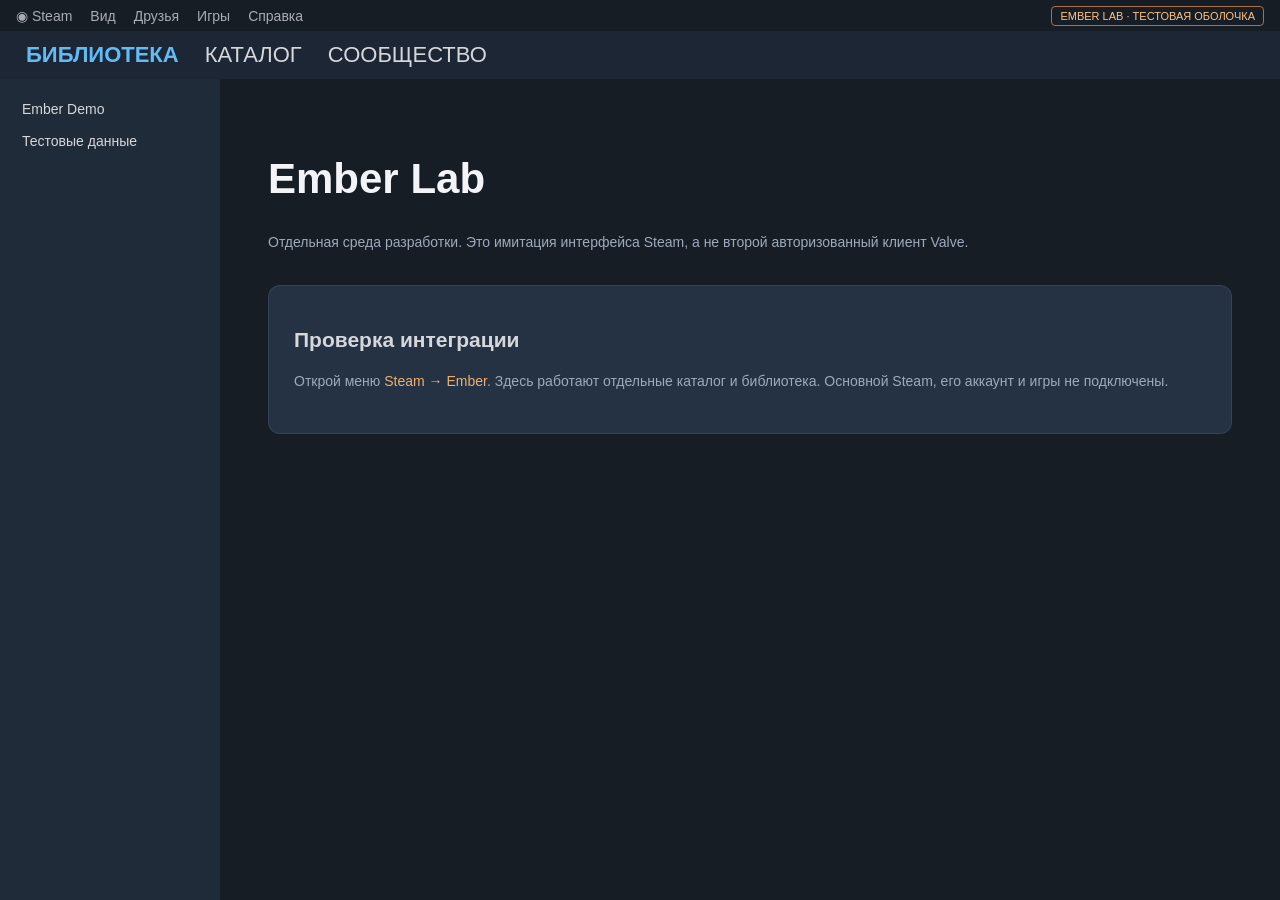
<file: lab/web/client.html>
<!-- Ember — Copyright (C) 2026 Ember contributors. GNU GPL version 3 or later. See LICENSE. -->
<!doctype html><html lang="ru"><meta charset="utf-8"><title>Steam</title>
<style>*{box-sizing:border-box}body{margin:0;background:#171d25;color:#d6d7da;font:14px Arial,sans-serif}header{height:31px;display:flex;gap:18px;align-items:center;padding:0 16px;color:#a9acb4}button{font:inherit;cursor:pointer}header button{background:none;border:0;color:inherit;padding:5px 0}nav{height:48px;display:flex;gap:26px;align-items:center;padding:0 26px;background:#1c2634;font-size:22px}nav b{color:#62bbf5}aside{position:fixed;top:79px;bottom:0;width:220px;background:#202b39;padding:22px}main{margin-left:220px;padding:48px;max-width:1150px}h1{font-size:42px;color:#f2f4f7}p{line-height:1.7;color:#9caabc}.label{margin-left:auto;border:1px solid #ab7045;border-radius:4px;padding:3px 8px;color:#ffc185;font-size:11px}.card{border:1px solid #ffffff15;border-radius:12px;padding:25px;background:#243244;margin-top:30px}.hint{color:#efae70}body.lab-full #ember-steam-panel{inset:78px 10px 10px!important}</style>
<body class="lab-full"><header><button id="steam-menu">◉ Steam</button><span>Вид</span><span>Друзья</span><span>Игры</span><span>Справка</span><span class="label">EMBER LAB · ТЕСТОВАЯ ОБОЛОЧКА</span></header><nav><b>БИБЛИОТЕКА</b><span>КАТАЛОГ</span><span>СООБЩЕСТВО</span></nav><aside>Ember Demo<br><br>Тестовые данные</aside><main><h1>Ember Lab</h1><p>Отдельная среда разработки. Это имитация интерфейса Steam, а не второй авторизованный клиент Valve.</p><div class="card"><h2>Проверка интеграции</h2><p>Открой меню <span class="hint">Steam → Ember</span>. Здесь работают отдельные каталог и библиотека. Основной Steam, его аккаунт и игры не подключены.</p></div></main><script>document.getElementById('steam-menu').onclick=()=>window.open('/lab/menu.html','ember-lab-menu','width=340,height=310');</script></body></html>
</file>
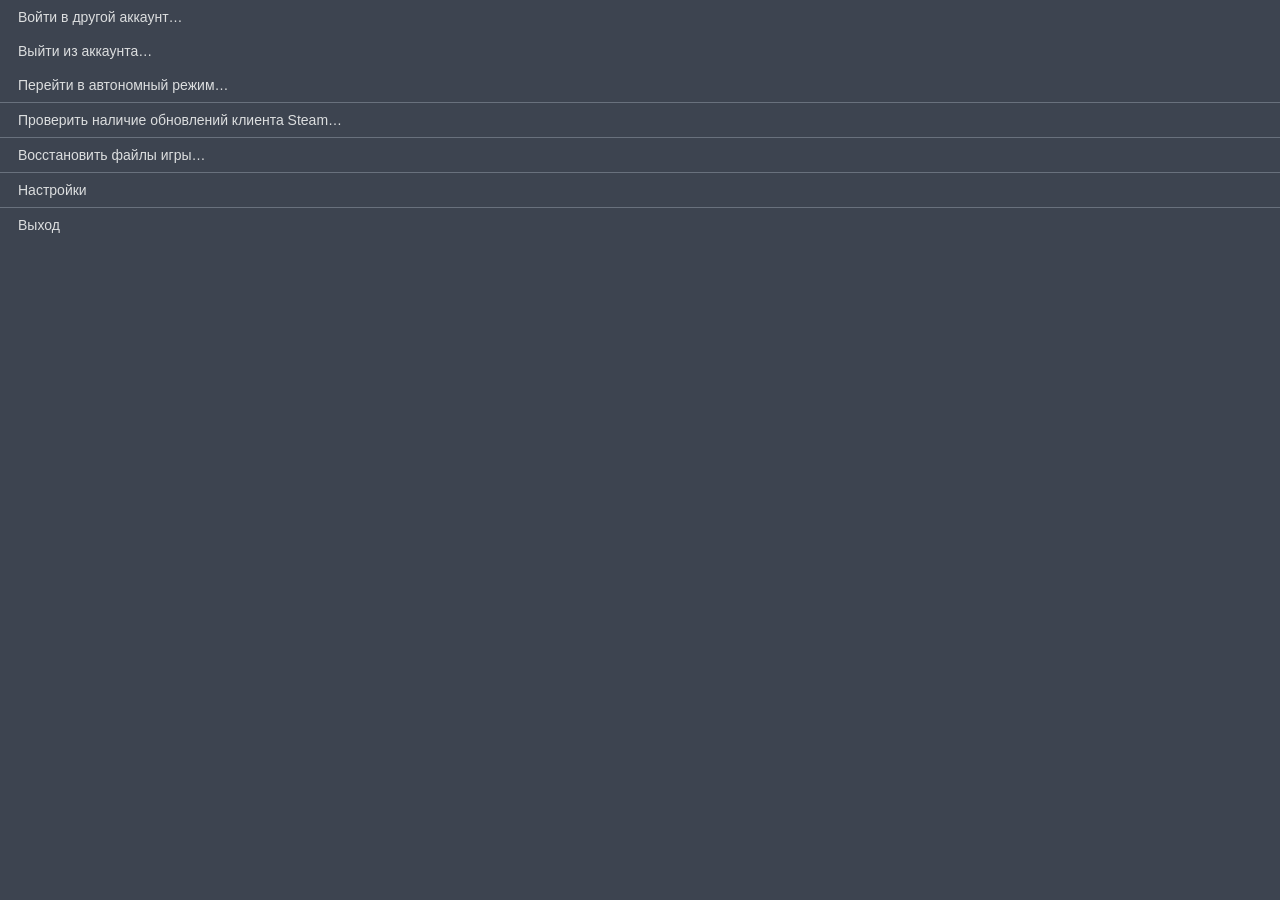
<file: lab/web/menu.html>
<!-- Ember — Copyright (C) 2026 Ember contributors. GNU GPL version 3 or later. See LICENSE. -->
<!doctype html><html lang="ru"><meta charset="utf-8"><title>Steam Root Menu</title><style>body{margin:0;background:#3d4450;color:#969696;font:14px Arial,sans-serif}.contextMenuItem{color:#dcdedf;padding:9px 18px;cursor:pointer}.contextMenuItem:hover{background:#dcdedf;color:#171a21}hr{border:0;border-top:1px solid #69717d;margin:0}</style><body><div id="popup_target"><div><div><div role="menuitem" class="contextMenuItem">Войти в другой аккаунт…</div><div role="menuitem" class="contextMenuItem">Выйти из аккаунта…</div><div role="menuitem" class="contextMenuItem">Перейти в автономный режим…</div><hr><div role="menuitem" class="contextMenuItem">Проверить наличие обновлений клиента Steam…</div><hr><div role="menuitem" class="contextMenuItem">Восстановить файлы игры…</div><hr><div role="menuitem" class="contextMenuItem">Настройки</div><hr><div role="menuitem" class="contextMenuItem">Выход</div></div></div></div></body></html>
</file>
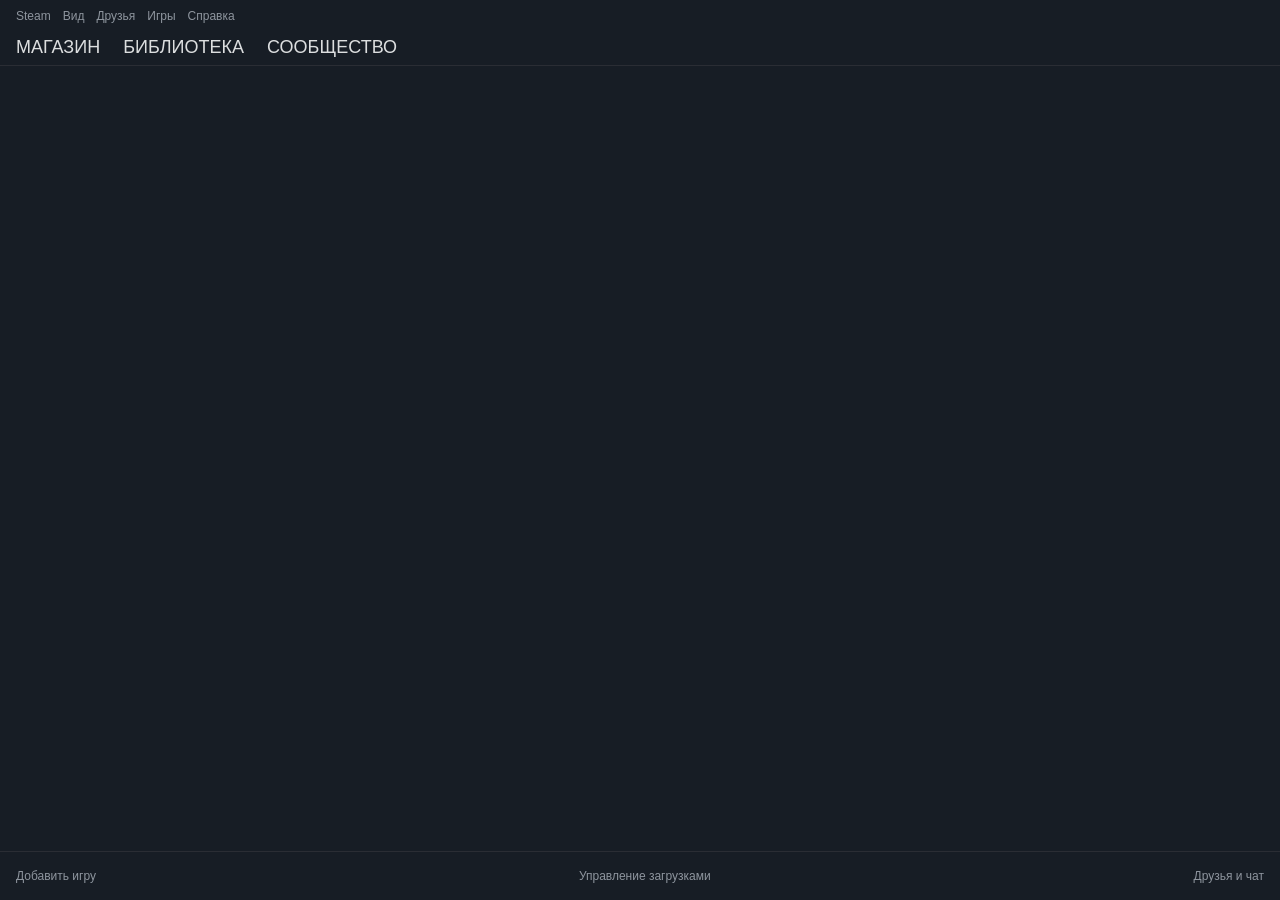
<file: lab/web/millennium.html>
<!-- Ember — Copyright (C) 2026 Ember contributors.
     GNU GPL version 3 or later; distributed without any warranty.
     See LICENSE for the full license and warranty disclaimer. -->
<!doctype html><html lang="ru"><head><meta charset="utf-8"><title>Ember route host</title>
<style>body{margin:0;background:#171d25;color:#dcdedf;font:14px Arial}header{height:66px;box-sizing:border-box;border-bottom:1px solid #2a2d34;padding:8px 16px}header div{font-size:12px;color:#8e959e;margin-bottom:10px}nav{font-size:18px}main{position:absolute;inset:66px 0 49px;overflow:hidden}footer{position:absolute;bottom:0;height:49px;box-sizing:border-box;width:100%;border-top:1px solid #2a2d34;display:flex;align-items:center;justify-content:space-between;padding:0 16px;color:#8e959e;font-size:12px}</style></head>
<body><header><div>Steam　Вид　Друзья　Игры　Справка</div><nav>МАГАЗИН　 БИБЛИОТЕКА　 СООБЩЕСТВО</nav></header><main id="route"></main><footer><span>Добавить игру</span><span>Управление загрузками</span><span>Друзья и чат</span></footer></body></html>
</file>
